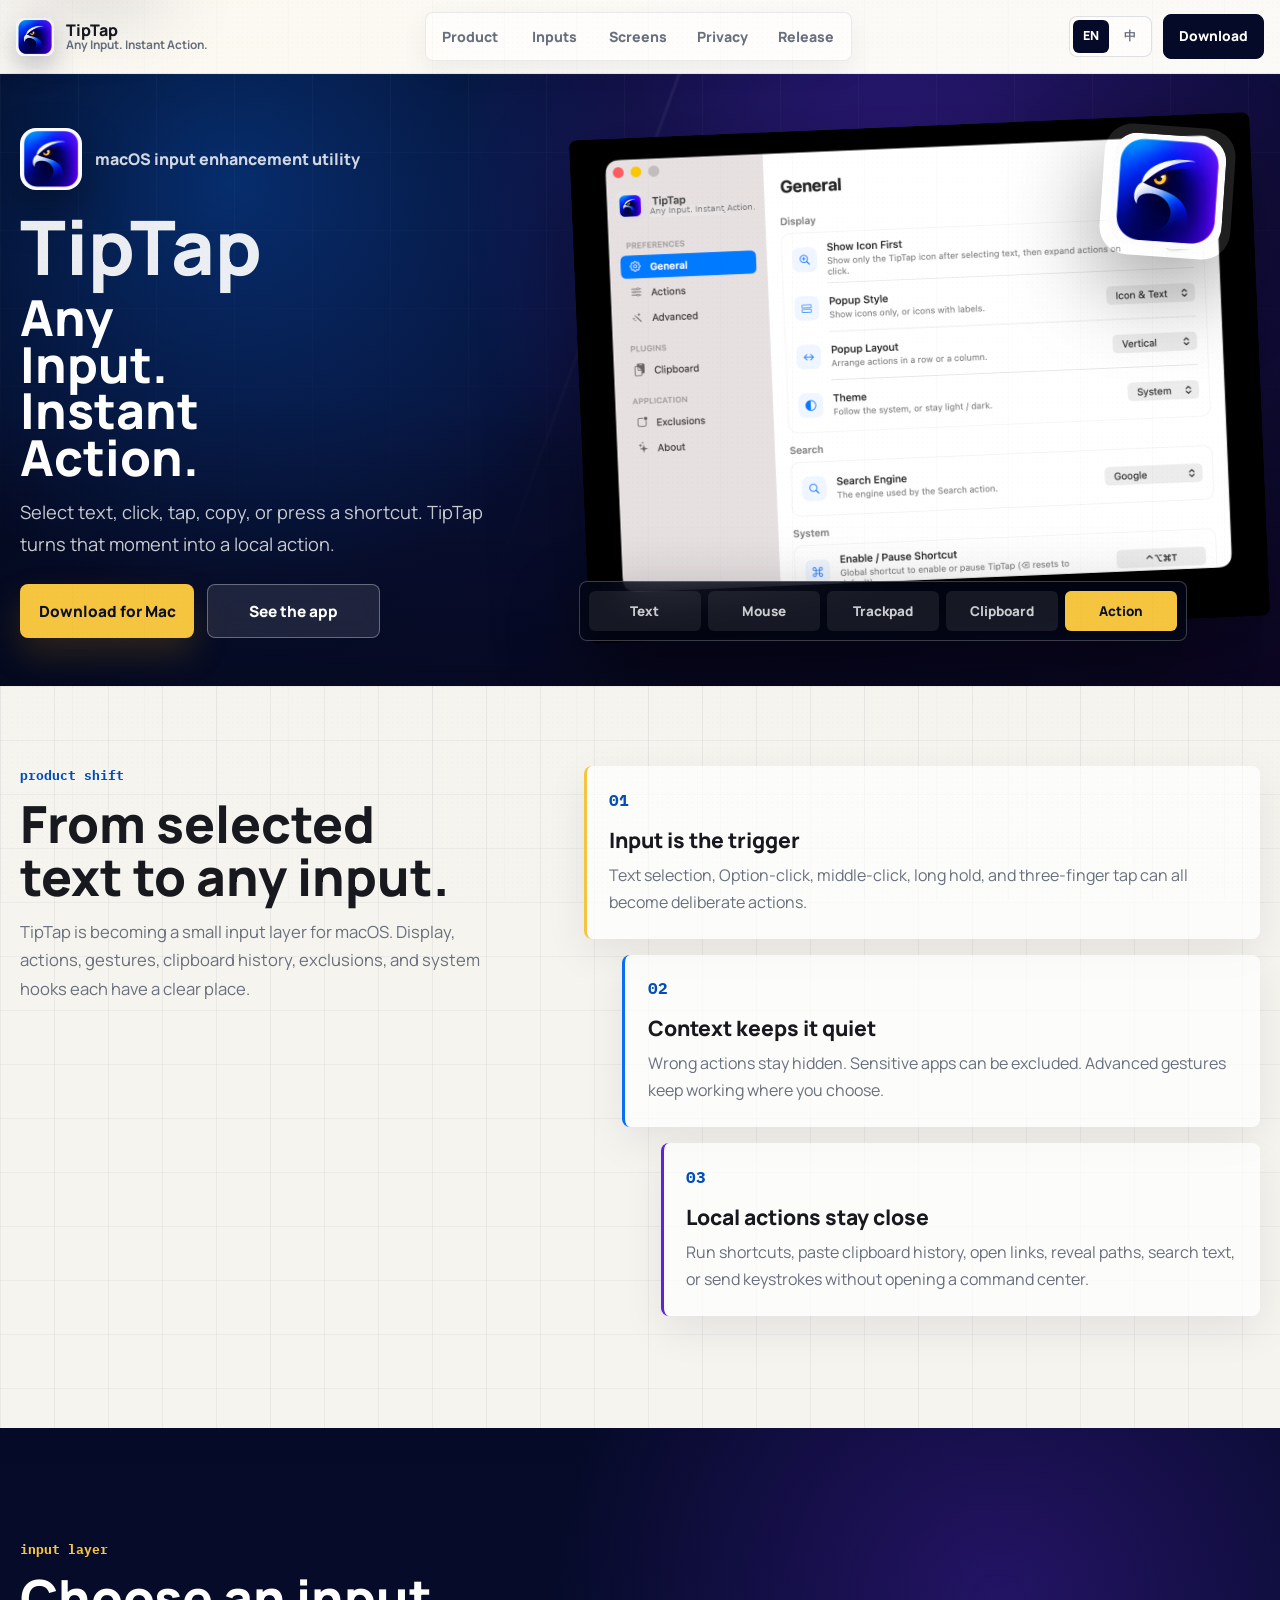
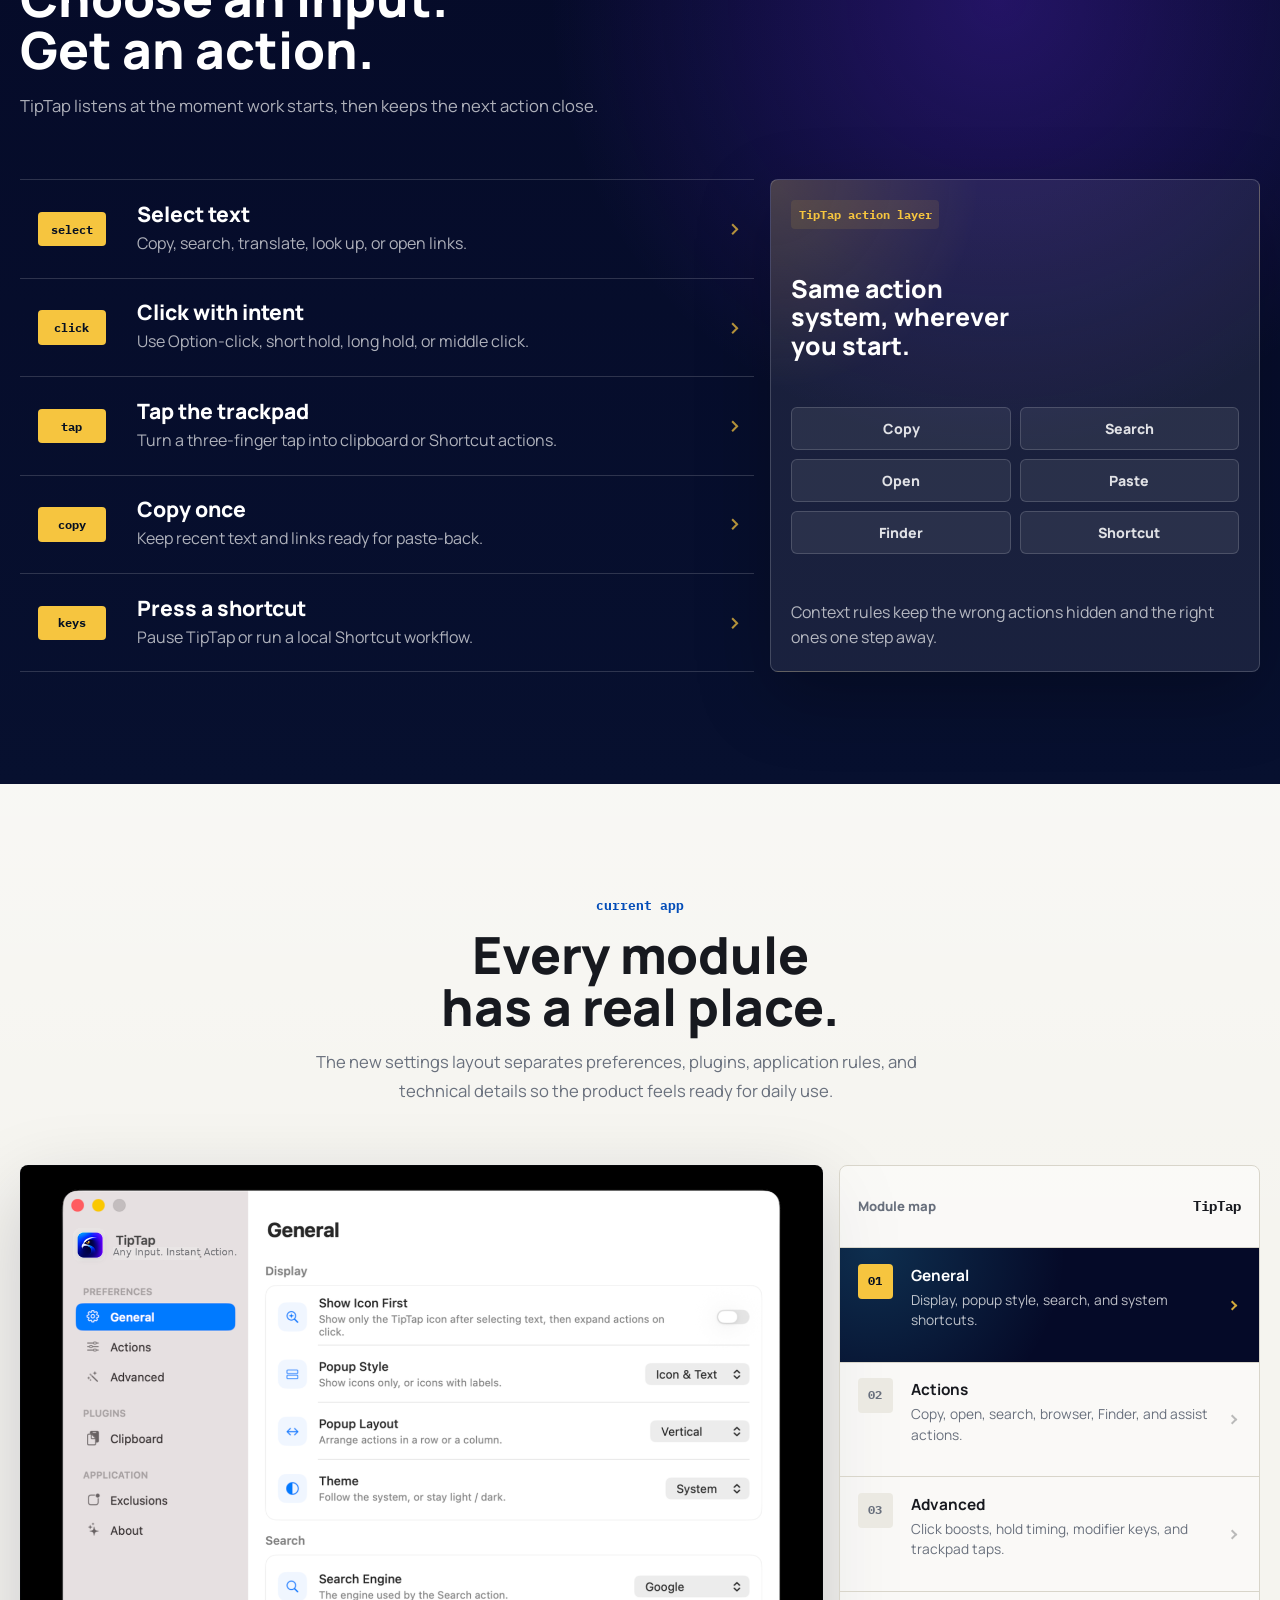
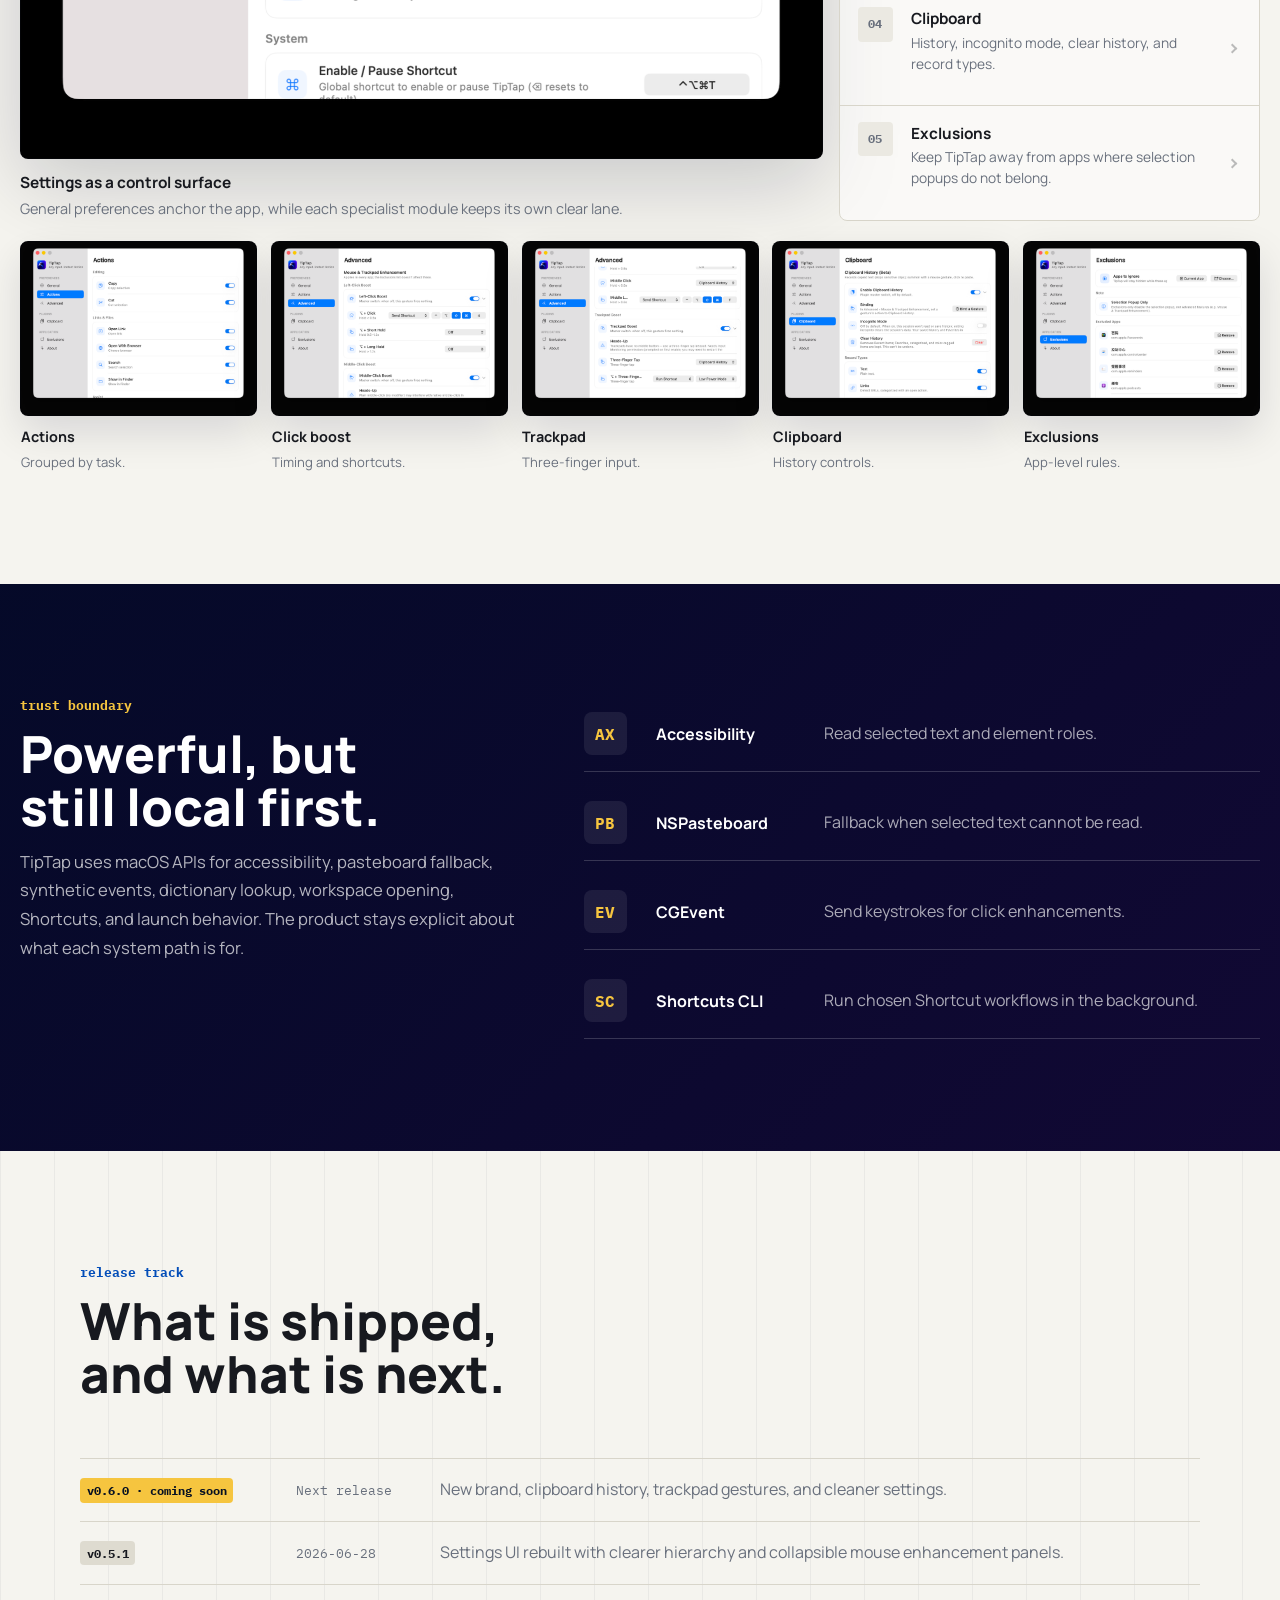
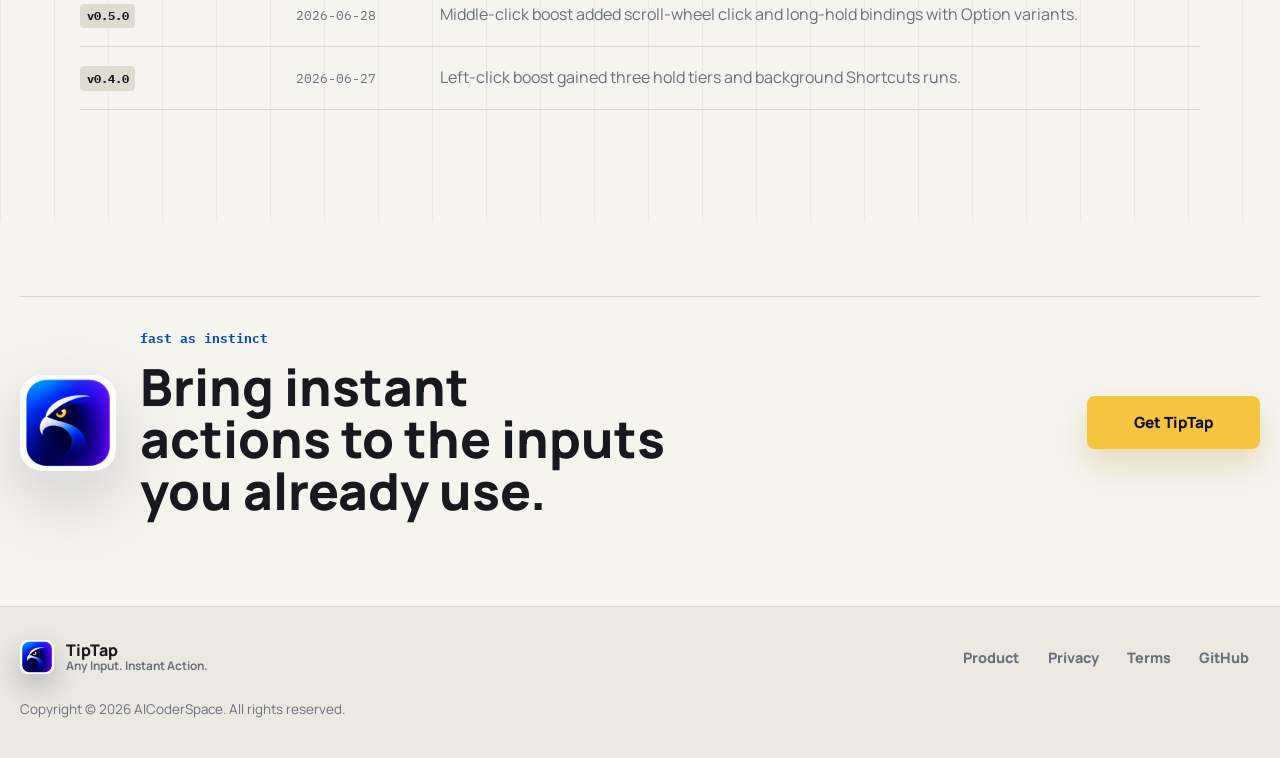
<file: index.html>
<!DOCTYPE html>
<html lang="en">
<head>
  <meta charset="UTF-8">
  <meta name="viewport" content="width=device-width, initial-scale=1.0">

  <title>TipTap - Any Input. Instant Action.</title>
  <meta name="description" content="TipTap is a macOS input enhancement utility. Turn text selections, mouse gestures, trackpad taps, clipboard history, shortcuts, links, and files into fast local actions.">
  <meta name="keywords" content="TipTap, macOS app, input enhancement, text actions, clipboard history, mouse gestures, trackpad gestures, productivity, Swift">
  <meta name="author" content="AICoderSpace">
  <meta name="robots" content="index, follow">
  <link rel="canonical" href="https://aicoderspace.com/">

  <meta property="og:type" content="website">
  <meta property="og:url" content="https://aicoderspace.com/">
  <meta property="og:title" content="TipTap - Any Input. Instant Action.">
  <meta property="og:description" content="A macOS input enhancement utility for text selections, mouse gestures, trackpad taps, clipboard history, and local actions.">
  <meta property="og:image" content="https://aicoderspace.com/images/screenshot-general-brand.png">
  <meta property="og:site_name" content="AICoderSpace">

  <meta name="twitter:card" content="summary_large_image">
  <meta name="twitter:title" content="TipTap - Any Input. Instant Action.">
  <meta name="twitter:description" content="Turn any input into the action you meant to run.">
  <meta name="twitter:image" content="https://aicoderspace.com/images/screenshot-general-brand.png">

  <script type="application/ld+json">
  {
    "@context": "https://schema.org",
    "@type": "SoftwareApplication",
    "name": "TipTap",
    "operatingSystem": "macOS",
    "applicationCategory": "UtilitiesApplication",
    "description": "A macOS input enhancement utility for text selections, mouse gestures, trackpad taps, clipboard history, shortcuts, links, and files.",
    "author": { "@type": "Organization", "name": "AICoderSpace", "url": "https://aicoderspace.com" },
    "offers": { "@type": "Offer", "price": "0", "priceCurrency": "USD" },
    "downloadUrl": "https://github.com/AICoderSpace/TipTap/releases",
    "softwareVersion": "0.5.1"
  }
  </script>

  <link rel="icon" type="image/png" href="images/tiptap-falcon-icon.png">
  <link rel="apple-touch-icon" href="images/tiptap-falcon-icon.png">
  <link rel="stylesheet" href="css/style.css?v=20260630-brand">
</head>
<body>
  <a class="skip-link" href="#main">Skip to content</a>

  <header class="site-header">
    <nav class="site-nav" aria-label="Main navigation">
      <a class="brand" href="#top" aria-label="TipTap home">
        <img src="images/tiptap-falcon-icon.png" alt="" width="38" height="38" aria-hidden="true">
        <span>
          <strong>TipTap</strong>
          <small data-en>Any Input. Instant Action.</small>
          <small data-zh>万般输入，即刻响应。</small>
        </span>
      </a>

      <div class="nav-links" data-nav-links>
        <a href="#product">
          <span data-en>Product</span>
          <span data-zh>产品</span>
        </a>
        <a href="#inputs">
          <span data-en>Inputs</span>
          <span data-zh>输入</span>
        </a>
        <a href="#screens">
          <span data-en>Screens</span>
          <span data-zh>界面</span>
        </a>
        <a href="#privacy">
          <span data-en>Privacy</span>
          <span data-zh>隐私</span>
        </a>
        <a href="#release">
          <span data-en>Release</span>
          <span data-zh>版本</span>
        </a>
      </div>

      <div class="nav-actions">
        <div class="lang-toggle" role="group" aria-label="Language toggle">
          <button class="lang-btn active" type="button" id="btn-en" data-lang="en" aria-pressed="true">EN</button>
          <button class="lang-btn" type="button" id="btn-zh" data-lang="zh" aria-pressed="false">中</button>
        </div>
        <a class="nav-download" href="https://github.com/AICoderSpace/TipTap/releases" target="_blank" rel="noopener noreferrer">
          <span data-en>Download</span>
          <span data-zh>下载</span>
        </a>
      </div>
    </nav>
  </header>

  <main id="main">
    <section class="hero" id="top" aria-labelledby="hero-title">
      <div class="hero-field" aria-hidden="true"></div>

      <div class="hero-inner container-wide">
        <div class="hero-copy">
          <p class="brand-mark" data-reveal>
            <img src="images/tiptap-falcon-icon.png" alt="" width="72" height="72" aria-hidden="true">
            <span data-en>macOS input enhancement utility</span>
            <span data-zh>macOS 输入增强工具</span>
          </p>

          <h1 id="hero-title" data-reveal>
            <span>TipTap</span>
            <em data-en>Any Input.<br>Instant Action.</em>
            <em data-zh>万般输入，<br>即刻响应。</em>
          </h1>

          <p class="hero-line" data-en data-reveal>Select text, click, tap, copy, or press a shortcut. TipTap turns that moment into a local action.</p>
          <p class="hero-line" data-zh data-reveal>选中文本、点击、轻点、复制或按快捷键。TipTap 把这一刻变成本地动作。</p>

          <div class="hero-actions" data-reveal>
            <a class="btn btn-primary" href="https://github.com/AICoderSpace/TipTap/releases" target="_blank" rel="noopener noreferrer">
              <span data-en>Download for Mac</span>
              <span data-zh>下载 Mac 版</span>
            </a>
            <a class="btn btn-secondary" href="#screens">
              <span data-en>See the app</span>
              <span data-zh>查看界面</span>
            </a>
          </div>
        </div>

        <div class="hero-stage" aria-label="TipTap product preview" data-reveal>
          <div class="icon-orbit" aria-hidden="true">
            <img src="images/tiptap-falcon-icon.png" alt="">
          </div>
          <figure class="hero-window">
            <img src="images/screenshot-general-brand.png" alt="TipTap General settings window showing popup style, layout, theme, search engine, and pause shortcut settings">
          </figure>
          <div class="trigger-panel" aria-hidden="true">
            <span>Text</span>
            <span>Mouse</span>
            <span>Trackpad</span>
            <span>Clipboard</span>
            <strong>Action</strong>
          </div>
        </div>
      </div>
    </section>

    <section class="section product-section" id="product" aria-labelledby="product-title">
      <div class="container-wide product-grid">
        <div class="section-copy product-copy">
          <p class="eyebrow" data-en>Product shift</p>
          <p class="eyebrow" data-zh>产品升级</p>
          <h2 id="product-title" data-en>From selected text to any input.</h2>
          <h2 data-zh>从选中文本，到任意输入。</h2>
          <p data-en>TipTap is becoming a small input layer for macOS. Display, actions, gestures, clipboard history, exclusions, and system hooks each have a clear place.</p>
          <p data-zh>TipTap 正在成为 macOS 的轻量输入层。显示、操作、手势、剪贴板历史、排除列表和系统能力各有位置。</p>
        </div>

        <div class="signal-stack" data-reveal>
          <article>
            <span>01</span>
            <h3 data-en>Input is the trigger</h3>
            <h3 data-zh>输入就是触发器</h3>
            <p data-en>Text selection, Option-click, middle-click, long hold, and three-finger tap can all become deliberate actions.</p>
            <p data-zh>文本选择、Option 单击、中键、长按和三指轻点，都可以成为明确动作。</p>
          </article>
          <article>
            <span>02</span>
            <h3 data-en>Context keeps it quiet</h3>
            <h3 data-zh>上下文让它安静</h3>
            <p data-en>Wrong actions stay hidden. Sensitive apps can be excluded. Advanced gestures keep working where you choose.</p>
            <p data-zh>不合适的动作会隐藏。敏感 App 可排除。高级手势按你的选择继续工作。</p>
          </article>
          <article>
            <span>03</span>
            <h3 data-en>Local actions stay close</h3>
            <h3 data-zh>本地动作保持贴近</h3>
            <p data-en>Run shortcuts, paste clipboard history, open links, reveal paths, search text, or send keystrokes without opening a command center.</p>
            <p data-zh>运行快捷指令、粘贴剪贴板历史、打开链接、定位路径、搜索文字或发送按键，不必打开大型命令中心。</p>
          </article>
        </div>
      </div>
    </section>

    <section class="section inputs-section" id="inputs" aria-labelledby="inputs-title">
      <div class="container-wide">
        <div class="section-head left" data-reveal>
          <p class="eyebrow" data-en>Input layer</p>
          <p class="eyebrow" data-zh>输入层</p>
          <h2 id="inputs-title" data-en>Choose an input. Get an action.</h2>
          <h2 data-zh>选择输入，直接执行。</h2>
          <p data-en>TipTap listens at the moment work starts, then keeps the next action close.</p>
          <p data-zh>TipTap 在工作开始的瞬间响应，把下一步动作放回现场。</p>
        </div>

        <div class="input-flow" data-reveal>
          <div class="input-lanes" aria-label="TipTap input types">
            <article class="input-lane">
              <span class="input-token">select</span>
              <div>
                <h3 data-en>Select text</h3>
                <h3 data-zh>选中文本</h3>
                <p data-en>Copy, search, translate, look up, or open links.</p>
                <p data-zh>复制、搜索、翻译、查词，或打开链接。</p>
              </div>
            </article>
            <article class="input-lane">
              <span class="input-token">click</span>
              <div>
                <h3 data-en>Click with intent</h3>
                <h3 data-zh>点击触发</h3>
                <p data-en>Use Option-click, short hold, long hold, or middle click.</p>
                <p data-zh>使用 Option 单击、短按、长按或中键。</p>
              </div>
            </article>
            <article class="input-lane">
              <span class="input-token">tap</span>
              <div>
                <h3 data-en>Tap the trackpad</h3>
                <h3 data-zh>轻点触控板</h3>
                <p data-en>Turn a three-finger tap into clipboard or Shortcut actions.</p>
                <p data-zh>把三指轻点变成剪贴板或快捷指令动作。</p>
              </div>
            </article>
            <article class="input-lane">
              <span class="input-token">copy</span>
              <div>
                <h3 data-en>Copy once</h3>
                <h3 data-zh>复制内容</h3>
                <p data-en>Keep recent text and links ready for paste-back.</p>
                <p data-zh>保留近期文本和链接，随时粘贴回来。</p>
              </div>
            </article>
            <article class="input-lane">
              <span class="input-token">keys</span>
              <div>
                <h3 data-en>Press a shortcut</h3>
                <h3 data-zh>按下快捷键</h3>
                <p data-en>Pause TipTap or run a local Shortcut workflow.</p>
                <p data-zh>暂停 TipTap，或运行本地快捷指令。</p>
              </div>
            </article>
          </div>

          <aside class="input-action-panel" aria-label="TipTap action layer">
            <span class="flow-kicker" data-en>TipTap action layer</span>
            <span class="flow-kicker" data-zh>TipTap 动作层</span>
            <h3 data-en>Same action system, wherever you start.</h3>
            <h3 data-zh>入口不同，动作一致。</h3>
            <div class="action-chips" aria-label="Available actions">
              <span>Copy</span>
              <span>Search</span>
              <span>Open</span>
              <span>Paste</span>
              <span>Finder</span>
              <span>Shortcut</span>
            </div>
            <p data-en>Context rules keep the wrong actions hidden and the right ones one step away.</p>
            <p data-zh>上下文规则会隐藏不合适的动作，把可用动作留在一步之内。</p>
          </aside>
        </div>
      </div>
    </section>

    <section class="section screens-section" id="screens" aria-labelledby="screens-title">
      <div class="container-wide">
        <div class="section-head" data-reveal>
          <p class="eyebrow" data-en>Current app</p>
          <p class="eyebrow" data-zh>当前界面</p>
          <h2 id="screens-title" data-en>Every module has a real place.</h2>
          <h2 data-zh>每个模块都有真实位置。</h2>
          <p data-en>The new settings layout separates preferences, plugins, application rules, and technical details so the product feels ready for daily use.</p>
          <p data-zh>新的设置布局把偏好、插件、应用规则和技术细节分开，让产品更像一个可以每天使用的工具。</p>
        </div>

        <div class="screen-deck" data-reveal>
          <figure class="screen-feature">
            <img src="images/screenshot-general-brand.png" alt="TipTap General settings window showing display, search, and system preferences">
            <figcaption aria-live="polite">
              <strong data-screen-feature-title-en data-en>Settings as a control surface</strong>
              <strong data-screen-feature-title-zh data-zh>像控制台一样的设置界面</strong>
              <span data-screen-feature-copy-en data-en>General preferences anchor the app, while each specialist module keeps its own clear lane.</span>
              <span data-screen-feature-copy-zh data-zh>通用偏好作为入口，每个专业模块都有自己的清晰位置。</span>
            </figcaption>
          </figure>

          <aside class="module-index" aria-label="TipTap settings modules">
            <div class="module-index-head">
              <span data-en>Module map</span>
              <span data-zh>模块地图</span>
              <strong>TipTap</strong>
            </div>
            <button class="module-index-row is-active" type="button" data-screen-option data-screen-key="general" data-screen-image="images/screenshot-general-brand.png" data-screen-alt="TipTap General settings window showing display, search, and system preferences" data-screen-title-en="Settings as a control surface" data-screen-title-zh="像控制台一样的设置界面" data-screen-copy-en="General preferences anchor the app, while each specialist module keeps its own clear lane." data-screen-copy-zh="通用偏好作为入口，每个专业模块都有自己的清晰位置。" aria-pressed="true">
              <span class="module-index-number">01</span>
              <span class="module-index-body">
                <strong data-en>General</strong>
                <strong data-zh>通用</strong>
                <span class="module-index-copy" data-en>Display, popup style, search, and system shortcuts.</span>
                <span class="module-index-copy" data-zh>显示、弹窗样式、搜索和系统快捷键。</span>
              </span>
            </button>
            <button class="module-index-row" type="button" data-screen-option data-screen-key="actions" data-screen-image="images/screenshot-actions.png" data-screen-alt="TipTap Actions settings window showing editing, links, browser, search, and Finder actions" data-screen-title-en="Actions grouped by job" data-screen-title-zh="按任务分组的操作" data-screen-copy-en="Selection actions are grouped by job, with clear on/off controls for editing, links, search, browser, and Finder work." data-screen-copy-zh="选区动作按用途分组，编辑、链接、搜索、浏览器和 Finder 控制清楚。" aria-pressed="false">
              <span class="module-index-number">02</span>
              <span class="module-index-body">
                <strong data-en>Actions</strong>
                <strong data-zh>操作</strong>
                <span class="module-index-copy" data-en>Copy, open, search, browser, Finder, and assist actions.</span>
                <span class="module-index-copy" data-zh>复制、打开、搜索、浏览器、Finder 和辅助动作。</span>
              </span>
            </button>
            <button class="module-index-row" type="button" data-screen-option data-screen-key="advanced" data-screen-image="images/screenshot-advanced.png" data-screen-alt="TipTap Advanced settings window for left-click and middle-click boost" data-screen-title-en="Advanced gesture bindings" data-screen-title-zh="高级手势绑定" data-screen-copy-en="Mouse actions expose duration tiers, Option variants, shortcuts, and click-boost master switches." data-screen-copy-zh="鼠标动作支持时长档位、Option 变体、快捷键和点击增强总开关。" aria-pressed="false">
              <span class="module-index-number">03</span>
              <span class="module-index-body">
                <strong data-en>Advanced</strong>
                <strong data-zh>高级</strong>
                <span class="module-index-copy" data-en>Click boosts, hold timing, modifier keys, and trackpad taps.</span>
                <span class="module-index-copy" data-zh>点击增强、按住时长、修饰键和触控板轻点。</span>
              </span>
            </button>
            <button class="module-index-row" type="button" data-screen-option data-screen-key="clipboard" data-screen-image="images/screenshot-clipboard.png" data-screen-alt="TipTap Clipboard settings window showing clipboard history, incognito mode, and clear history controls" data-screen-title-en="Clipboard history controls" data-screen-title-zh="剪贴板历史控制" data-screen-copy-en="History, incognito mode, clear history, and record types live together in one plugin surface." data-screen-copy-zh="历史、隐身模式、清空历史和记录类型都放在同一个插件界面里。" aria-pressed="false">
              <span class="module-index-number">04</span>
              <span class="module-index-body">
                <strong data-en>Clipboard</strong>
                <strong data-zh>剪贴板</strong>
                <span class="module-index-copy" data-en>History, incognito mode, clear history, and record types.</span>
                <span class="module-index-copy" data-zh>历史、隐身模式、清空历史和记录类型。</span>
              </span>
            </button>
            <button class="module-index-row" type="button" data-screen-option data-screen-key="exclusions" data-screen-image="images/screenshot-exclusions.png" data-screen-alt="TipTap Exclusions settings window showing ignored apps and removal controls" data-screen-title-en="App-level exclusions" data-screen-title-zh="App 级排除规则" data-screen-copy-en="Excluded apps keep the selection popup away from places where it should stay quiet." data-screen-copy-zh="排除列表让选区弹窗避开不适合出现的位置，保持安静。" aria-pressed="false">
              <span class="module-index-number">05</span>
              <span class="module-index-body">
                <strong data-en>Exclusions</strong>
                <strong data-zh>排除列表</strong>
                <span class="module-index-copy" data-en>Keep TipTap away from apps where selection popups do not belong.</span>
                <span class="module-index-copy" data-zh>让 TipTap 避开不适合显示选区弹窗的 App。</span>
              </span>
            </button>
          </aside>
        </div>

        <div class="screen-strip" aria-label="TipTap module screenshots" data-reveal>
          <button class="screen-tile" type="button" data-screen-trigger="actions" data-screen-active-option="actions" aria-pressed="false">
            <img src="images/screenshot-actions.png" alt="TipTap Actions settings window showing grouped action controls">
            <span class="screen-tile-caption">
              <strong data-en>Actions</strong>
              <strong data-zh>操作</strong>
              <span data-en>Grouped by task.</span>
              <span data-zh>按任务分组。</span>
            </span>
          </button>
          <button class="screen-tile" type="button" data-screen-trigger="advanced" data-screen-active-option="advanced" aria-pressed="false">
            <img src="images/screenshot-advanced.png" alt="TipTap Advanced settings window for click boost configuration">
            <span class="screen-tile-caption">
              <strong data-en>Click boost</strong>
              <strong data-zh>点击增强</strong>
              <span data-en>Timing and shortcuts.</span>
              <span data-zh>时长和快捷键。</span>
            </span>
          </button>
          <button class="screen-tile" type="button" data-screen-trigger="trackpad" data-screen-active-option="advanced" data-screen-image="images/screenshot-trackpad.png" data-screen-alt="TipTap Advanced settings window showing trackpad boost and three-finger tap bindings" data-screen-title-en="Trackpad boost" data-screen-title-zh="触控板增强" data-screen-copy-en="Three-finger tap extends the same action system to touch input." data-screen-copy-zh="三指轻点把同一套动作系统扩展到触控输入。" aria-pressed="false">
            <img src="images/screenshot-trackpad.png" alt="TipTap Advanced settings window showing trackpad boost bindings">
            <span class="screen-tile-caption">
              <strong data-en>Trackpad</strong>
              <strong data-zh>触控板</strong>
              <span data-en>Three-finger input.</span>
              <span data-zh>三指输入。</span>
            </span>
          </button>
          <button class="screen-tile" type="button" data-screen-trigger="clipboard" data-screen-active-option="clipboard" aria-pressed="false">
            <img src="images/screenshot-clipboard.png" alt="TipTap Clipboard settings window showing history and record types">
            <span class="screen-tile-caption">
              <strong data-en>Clipboard</strong>
              <strong data-zh>剪贴板</strong>
              <span data-en>History controls.</span>
              <span data-zh>历史控制。</span>
            </span>
          </button>
          <button class="screen-tile" type="button" data-screen-trigger="exclusions" data-screen-active-option="exclusions" aria-pressed="false">
            <img src="images/screenshot-exclusions.png" alt="TipTap Exclusions settings window showing ignored apps">
            <span class="screen-tile-caption">
              <strong data-en>Exclusions</strong>
              <strong data-zh>排除列表</strong>
              <span data-en>App-level rules.</span>
              <span data-zh>App 级规则。</span>
            </span>
          </button>
        </div>
      </div>
    </section>

    <section class="section privacy-section" id="privacy" aria-labelledby="privacy-title">
      <div class="container-wide privacy-layout">
        <div class="section-copy" data-reveal>
          <p class="eyebrow" data-en>Trust boundary</p>
          <p class="eyebrow" data-zh>信任边界</p>
          <h2 id="privacy-title" data-en>Powerful, but still local first.</h2>
          <h2 data-zh>能力更强，但仍然本地优先。</h2>
          <p data-en>TipTap uses macOS APIs for accessibility, pasteboard fallback, synthetic events, dictionary lookup, workspace opening, Shortcuts, and launch behavior. The product stays explicit about what each system path is for.</p>
          <p data-zh>TipTap 使用 macOS 的辅助功能、剪贴板回退、事件合成、词典查找、工作区打开、快捷指令和登录启动等 API。每条系统路径都说明用途。</p>
        </div>

        <div class="api-list" data-reveal>
          <article>
            <span>AX</span>
            <strong>Accessibility</strong>
            <p data-en>Read selected text and element roles.</p>
            <p data-zh>读取选中文本和元素角色。</p>
          </article>
          <article>
            <span>PB</span>
            <strong>NSPasteboard</strong>
            <p data-en>Fallback when selected text cannot be read.</p>
            <p data-zh>无法读取选区时作为回退。</p>
          </article>
          <article>
            <span>EV</span>
            <strong>CGEvent</strong>
            <p data-en>Send keystrokes for click enhancements.</p>
            <p data-zh>为点击增强发送按键。</p>
          </article>
          <article>
            <span>SC</span>
            <strong>Shortcuts CLI</strong>
            <p data-en>Run chosen Shortcut workflows in the background.</p>
            <p data-zh>在后台运行指定快捷指令。</p>
          </article>
        </div>
      </div>
    </section>

    <section class="section release-section" id="release" aria-labelledby="release-title">
      <div class="container">
        <div class="section-head left" data-reveal>
          <p class="eyebrow" data-en>Release track</p>
          <p class="eyebrow" data-zh>版本路线</p>
          <h2 id="release-title" data-en>What is shipped, and what is next.</h2>
          <h2 data-zh>已发布，与即将到来。</h2>
        </div>

        <ol class="release-list" data-reveal>
          <li>
            <span class="release-version latest">
              <span data-en>v0.6.0 · coming soon</span>
              <span data-zh>v0.6.0 · 即将到来</span>
            </span>
            <span class="release-date" data-en>Next release</span>
            <span class="release-date" data-zh>下一版</span>
            <p data-en>New brand, clipboard history, trackpad gestures, and cleaner settings.</p>
            <p data-zh>新品牌、剪贴板历史、触控板手势和更清晰的设置。</p>
          </li>
          <li>
            <span class="release-version">v0.5.1</span>
            <time datetime="2026-06-28">2026-06-28</time>
            <p data-en>Settings UI rebuilt with clearer hierarchy and collapsible mouse enhancement panels.</p>
            <p data-zh>设置界面重构，层级更清晰，鼠标增强面板默认折叠。</p>
          </li>
          <li>
            <span class="release-version">v0.5.0</span>
            <time datetime="2026-06-28">2026-06-28</time>
            <p data-en>Middle-click boost added scroll-wheel click and long-hold bindings with Option variants.</p>
            <p data-zh>中键加强新增滚轮键单击与长按绑定，支持 Option 变体。</p>
          </li>
          <li>
            <span class="release-version">v0.4.0</span>
            <time datetime="2026-06-27">2026-06-27</time>
            <p data-en>Left-click boost gained three hold tiers and background Shortcuts runs.</p>
            <p data-zh>左键加强升级三档时长，并支持后台运行快捷指令。</p>
          </li>
        </ol>
      </div>
    </section>

    <section class="download-section" aria-labelledby="download-title">
      <div class="container-wide download-panel" data-reveal>
        <img src="images/tiptap-falcon-icon.png" alt="" width="96" height="96" aria-hidden="true">
        <div>
          <p class="eyebrow" data-en>Fast as instinct</p>
          <p class="eyebrow" data-zh>快如本能</p>
          <h2 id="download-title" data-en>Bring instant actions to the inputs you already use.</h2>
          <h2 data-zh>把即时动作带到你已经在用的输入里。</h2>
        </div>
        <a class="btn btn-primary" href="https://github.com/AICoderSpace/TipTap/releases" target="_blank" rel="noopener noreferrer">
          <span data-en>Get TipTap</span>
          <span data-zh>获取 TipTap</span>
        </a>
      </div>
    </section>
  </main>

  <footer class="footer" role="contentinfo">
    <div class="footer-inner">
      <div class="footer-brand">
        <img src="images/tiptap-falcon-icon.png" alt="" width="34" height="34" aria-hidden="true">
        <span>
          <strong>TipTap</strong>
          <small data-en>Any Input. Instant Action.</small>
          <small data-zh>万般输入，即刻响应。</small>
        </span>
      </div>

      <nav class="footer-links" aria-label="Footer navigation">
        <a href="#product">
          <span data-en>Product</span>
          <span data-zh>产品</span>
        </a>
        <a href="privacy.html">
          <span data-en>Privacy</span>
          <span data-zh>隐私</span>
        </a>
        <a href="terms.html">
          <span data-en>Terms</span>
          <span data-zh>条款</span>
        </a>
        <a href="https://github.com/AICoderSpace/TipTap" target="_blank" rel="noopener noreferrer">GitHub</a>
      </nav>
    </div>
    <p class="footer-copy">
      <span data-en>Copyright © 2026 AICoderSpace. All rights reserved.</span>
      <span data-zh>© 2026 AICoderSpace 版权所有。</span>
    </p>
  </footer>

  <script src="js/main.js?v=20260630-brand"></script>
</body>
</html>
</file>
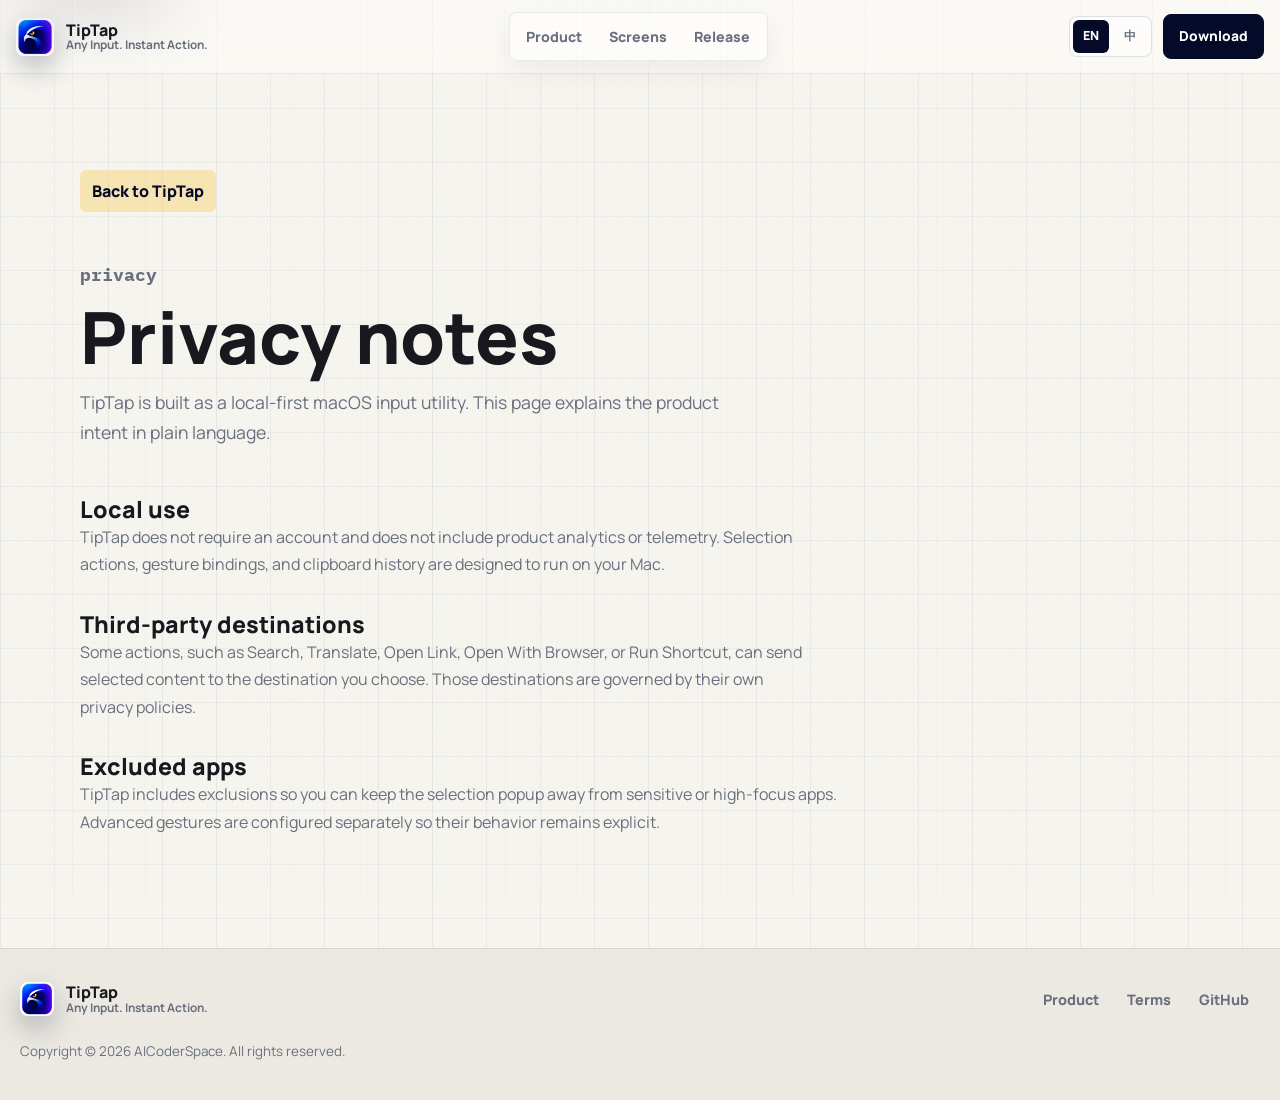
<file: privacy.html>
<!DOCTYPE html>
<html lang="en">
<head>
  <meta charset="UTF-8">
  <meta name="viewport" content="width=device-width, initial-scale=1.0">
  <title>Privacy - TipTap</title>
  <meta name="description" content="TipTap privacy notes for the macOS input enhancement utility by AICoderSpace.">
  <link rel="icon" type="image/png" href="images/tiptap-falcon-icon.png">
  <link rel="apple-touch-icon" href="images/tiptap-falcon-icon.png">
  <link rel="stylesheet" href="css/style.css?v=20260630-brand">
</head>
<body class="plain-page">
  <a class="skip-link" href="#main">Skip to content</a>

  <header class="site-header">
    <nav class="site-nav" aria-label="Main navigation">
      <a class="brand" href="index.html#top" aria-label="TipTap home">
        <img src="images/tiptap-falcon-icon.png" alt="" width="34" height="34" aria-hidden="true">
        <span>
          <strong>TipTap</strong>
          <small data-en>Any Input. Instant Action.</small>
          <small data-zh>万般输入，即刻响应。</small>
        </span>
      </a>
      <div class="nav-links">
        <a href="index.html#product"><span data-en>Product</span><span data-zh>产品</span></a>
        <a href="index.html#screens"><span data-en>Screens</span><span data-zh>界面</span></a>
        <a href="index.html#release"><span data-en>Release</span><span data-zh>版本</span></a>
      </div>
      <div class="nav-actions">
        <div class="lang-toggle" role="group" aria-label="Language toggle">
          <button class="lang-btn active" type="button" id="btn-en" data-lang="en" aria-pressed="true">EN</button>
          <button class="lang-btn" type="button" id="btn-zh" data-lang="zh" aria-pressed="false">中</button>
        </div>
        <a class="nav-download" href="https://github.com/AICoderSpace/TipTap/releases" target="_blank" rel="noopener noreferrer">
          <span data-en>Download</span>
          <span data-zh>下载</span>
        </a>
      </div>
    </nav>
  </header>

  <main class="plain-main" id="main">
    <div class="container">
      <a class="back-link" href="index.html#top">
        <span data-en>Back to TipTap</span>
        <span data-zh>返回 TipTap</span>
      </a>

      <div class="plain-hero">
        <p class="eyebrow" data-en>Privacy</p>
        <p class="eyebrow" data-zh>隐私</p>
        <h1 data-en>Privacy notes</h1>
        <h1 data-zh>隐私说明</h1>
        <p data-en>TipTap is built as a local-first macOS input utility. This page explains the product intent in plain language.</p>
        <p data-zh>TipTap 是一个本地优先的 macOS 输入工具。本页用直接的语言说明它的隐私设计。</p>
      </div>

      <div class="legal-content">
        <section>
          <h2 data-en>Local use</h2>
          <h2 data-zh>本地使用</h2>
          <p data-en>TipTap does not require an account and does not include product analytics or telemetry. Selection actions, gesture bindings, and clipboard history are designed to run on your Mac.</p>
          <p data-zh>TipTap 不需要账号，也不包含产品分析或遥测。选区动作、手势绑定和剪贴板历史都设计为在你的 Mac 上运行。</p>
        </section>

        <section>
          <h2 data-en>Third-party destinations</h2>
          <h2 data-zh>第三方目标</h2>
          <p data-en>Some actions, such as Search, Translate, Open Link, Open With Browser, or Run Shortcut, can send selected content to the destination you choose. Those destinations are governed by their own privacy policies.</p>
          <p data-zh>搜索、翻译、打开链接、选择浏览器打开或运行快捷指令等动作，可能会把选中内容发送到你选择的目标。那些目标适用各自的隐私政策。</p>
        </section>

        <section>
          <h2 data-en>Excluded apps</h2>
          <h2 data-zh>排除的 App</h2>
          <p data-en>TipTap includes exclusions so you can keep the selection popup away from sensitive or high-focus apps. Advanced gestures are configured separately so their behavior remains explicit.</p>
          <p data-zh>TipTap 提供排除列表，你可以让选区弹窗远离敏感应用或需要高度专注的应用。高级手势单独配置，因此行为边界更明确。</p>
        </section>
      </div>
    </div>
  </main>

  <footer class="footer" role="contentinfo">
    <div class="footer-inner">
      <div class="footer-brand">
        <img src="images/tiptap-falcon-icon.png" alt="" width="30" height="30" aria-hidden="true">
        <span><strong>TipTap</strong><small data-en>Any Input. Instant Action.</small><small data-zh>万般输入，即刻响应。</small></span>
      </div>
      <nav class="footer-links" aria-label="Footer navigation">
        <a href="index.html#product"><span data-en>Product</span><span data-zh>产品</span></a>
        <a href="terms.html"><span data-en>Terms</span><span data-zh>条款</span></a>
        <a href="https://github.com/AICoderSpace/TipTap" target="_blank" rel="noopener noreferrer">GitHub</a>
      </nav>
    </div>
    <p class="footer-copy"><span data-en>Copyright © 2026 AICoderSpace. All rights reserved.</span><span data-zh>© 2026 AICoderSpace 版权所有。</span></p>
  </footer>

  <script src="js/main.js?v=20260630-brand"></script>
</body>
</html>
</file>
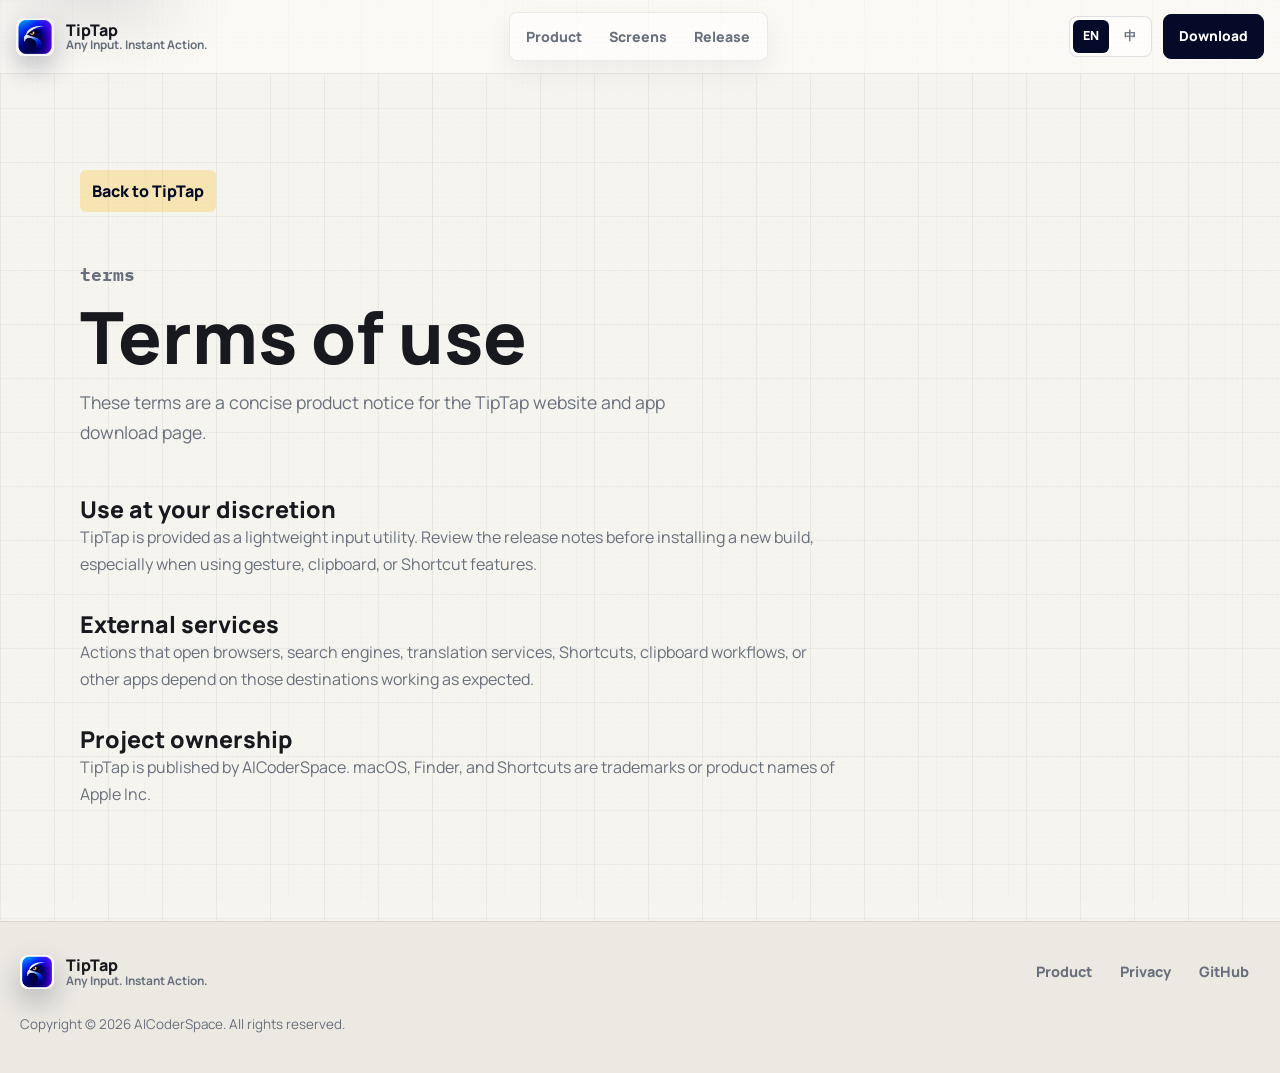
<file: terms.html>
<!DOCTYPE html>
<html lang="en">
<head>
  <meta charset="UTF-8">
  <meta name="viewport" content="width=device-width, initial-scale=1.0">
  <title>Terms - TipTap</title>
  <meta name="description" content="TipTap terms for the macOS input enhancement utility by AICoderSpace.">
  <link rel="icon" type="image/png" href="images/tiptap-falcon-icon.png">
  <link rel="apple-touch-icon" href="images/tiptap-falcon-icon.png">
  <link rel="stylesheet" href="css/style.css?v=20260630-brand">
</head>
<body class="plain-page">
  <a class="skip-link" href="#main">Skip to content</a>

  <header class="site-header">
    <nav class="site-nav" aria-label="Main navigation">
      <a class="brand" href="index.html#top" aria-label="TipTap home">
        <img src="images/tiptap-falcon-icon.png" alt="" width="34" height="34" aria-hidden="true">
        <span>
          <strong>TipTap</strong>
          <small data-en>Any Input. Instant Action.</small>
          <small data-zh>万般输入，即刻响应。</small>
        </span>
      </a>
      <div class="nav-links">
        <a href="index.html#product"><span data-en>Product</span><span data-zh>产品</span></a>
        <a href="index.html#screens"><span data-en>Screens</span><span data-zh>界面</span></a>
        <a href="index.html#release"><span data-en>Release</span><span data-zh>版本</span></a>
      </div>
      <div class="nav-actions">
        <div class="lang-toggle" role="group" aria-label="Language toggle">
          <button class="lang-btn active" type="button" id="btn-en" data-lang="en" aria-pressed="true">EN</button>
          <button class="lang-btn" type="button" id="btn-zh" data-lang="zh" aria-pressed="false">中</button>
        </div>
        <a class="nav-download" href="https://github.com/AICoderSpace/TipTap/releases" target="_blank" rel="noopener noreferrer">
          <span data-en>Download</span>
          <span data-zh>下载</span>
        </a>
      </div>
    </nav>
  </header>

  <main class="plain-main" id="main">
    <div class="container">
      <a class="back-link" href="index.html#top">
        <span data-en>Back to TipTap</span>
        <span data-zh>返回 TipTap</span>
      </a>

      <div class="plain-hero">
        <p class="eyebrow" data-en>Terms</p>
        <p class="eyebrow" data-zh>条款</p>
        <h1 data-en>Terms of use</h1>
        <h1 data-zh>使用条款</h1>
        <p data-en>These terms are a concise product notice for the TipTap website and app download page.</p>
        <p data-zh>这些条款是 TipTap 网站与下载页面的简明产品说明。</p>
      </div>

      <div class="legal-content">
        <section>
          <h2 data-en>Use at your discretion</h2>
          <h2 data-zh>自行判断使用</h2>
          <p data-en>TipTap is provided as a lightweight input utility. Review the release notes before installing a new build, especially when using gesture, clipboard, or Shortcut features.</p>
          <p data-zh>TipTap 作为轻量输入工具提供。安装新版本前请查看发布说明，尤其是在使用手势、剪贴板或快捷指令功能时。</p>
        </section>

        <section>
          <h2 data-en>External services</h2>
          <h2 data-zh>外部服务</h2>
          <p data-en>Actions that open browsers, search engines, translation services, Shortcuts, clipboard workflows, or other apps depend on those destinations working as expected.</p>
          <p data-zh>打开浏览器、搜索引擎、翻译服务、快捷指令、剪贴板流程或其他 App 的动作，依赖这些目标服务和应用按预期运行。</p>
        </section>

        <section>
          <h2 data-en>Project ownership</h2>
          <h2 data-zh>项目归属</h2>
          <p data-en>TipTap is published by AICoderSpace. macOS, Finder, and Shortcuts are trademarks or product names of Apple Inc.</p>
          <p data-zh>TipTap 由 AICoderSpace 发布。macOS、Finder 与 Shortcuts 是 Apple Inc. 的商标或产品名称。</p>
        </section>
      </div>
    </div>
  </main>

  <footer class="footer" role="contentinfo">
    <div class="footer-inner">
      <div class="footer-brand">
        <img src="images/tiptap-falcon-icon.png" alt="" width="30" height="30" aria-hidden="true">
        <span><strong>TipTap</strong><small data-en>Any Input. Instant Action.</small><small data-zh>万般输入，即刻响应。</small></span>
      </div>
      <nav class="footer-links" aria-label="Footer navigation">
        <a href="index.html#product"><span data-en>Product</span><span data-zh>产品</span></a>
        <a href="privacy.html"><span data-en>Privacy</span><span data-zh>隐私</span></a>
        <a href="https://github.com/AICoderSpace/TipTap" target="_blank" rel="noopener noreferrer">GitHub</a>
      </nav>
    </div>
    <p class="footer-copy"><span data-en>Copyright © 2026 AICoderSpace. All rights reserved.</span><span data-zh>© 2026 AICoderSpace 版权所有。</span></p>
  </footer>

  <script src="js/main.js?v=20260630-brand"></script>
</body>
</html>
</file>
<file: css/style.css>
@import url("https://fonts.googleapis.com/css2?family=IBM+Plex+Mono:wght@500;600;700&family=Manrope:wght@400;500;600;700;800&display=swap");

*, *::before, *::after {
  box-sizing: border-box;
}

* {
  margin: 0;
  padding: 0;
}

:root {
  --ink: #17191f;
  --ink-2: #2a303a;
  --muted: #69707d;
  --paper: #f5f4ef;
  --paper-2: #ebe9e2;
  --paper-3: #dedbd0;
  --surface: #ffffff;
  --line: #d8d5ca;
  --line-dark: rgba(255, 255, 255, .18);
  --navy: #050a28;
  --navy-2: #0b1238;
  --blue: #096ef2;
  --blue-2: #034db8;
  --violet: #5e24d8;
  --gold: #f6c53f;
  --gold-2: #b97906;
  --aqua: #37d4ff;
  --danger: #ff4d57;
  --shadow: 0 26px 80px rgba(6, 11, 40, .18);
  --shadow-dark: 0 30px 90px rgba(0, 0, 0, .38);
  --radius-xs: 4px;
  --radius-sm: 6px;
  --radius: 8px;
  --nav-h: 74px;
  --max: 1120px;
  --wide: 1320px;
  color-scheme: light;
}

html {
  scroll-behavior: smooth;
  background: var(--paper);
}

body {
  min-height: 100dvh;
  color: var(--ink);
  background:
    radial-gradient(circle at 18% 0%, rgba(246, 197, 63, .12), transparent 30rem),
    linear-gradient(180deg, #fbfaf6 0%, var(--paper) 44%, #eeece4 100%);
  font-family: "Manrope", "Avenir Next", system-ui, sans-serif;
  font-size: 16px;
  line-height: 1.5;
  overflow-x: hidden;
  -webkit-font-smoothing: antialiased;
  text-rendering: optimizeLegibility;
}

body::before {
  content: "";
  position: fixed;
  inset: 0;
  z-index: 1000;
  pointer-events: none;
  opacity: .44;
  mix-blend-mode: multiply;
  background-image:
    radial-gradient(rgba(23, 25, 31, .06) .55px, transparent .55px),
    linear-gradient(90deg, rgba(23, 25, 31, .035) 1px, transparent 1px);
  background-size: 5px 5px, 72px 72px;
}

img {
  display: block;
  max-width: 100%;
}

a {
  color: inherit;
}

button,
a {
  -webkit-tap-highlight-color: transparent;
}

button {
  font: inherit;
}

:focus-visible {
  outline: 3px solid rgba(246, 197, 63, .58);
  outline-offset: 4px;
}

::selection {
  color: var(--ink);
  background: rgba(246, 197, 63, .35);
}

[data-zh] {
  display: none !important;
}

body.zh [data-en] {
  display: none !important;
}

body.zh [data-zh] {
  display: revert !important;
}

.skip-link {
  position: fixed;
  top: 12px;
  left: 12px;
  z-index: 400;
  transform: translateY(-160%);
  padding: .7rem .9rem;
  border: 1px solid var(--line);
  border-radius: var(--radius-sm);
  color: var(--ink);
  background: var(--surface);
  box-shadow: var(--shadow);
  font-weight: 800;
  text-decoration: none;
  transition: transform .2s ease;
}

.skip-link:focus {
  transform: translateY(0);
}

.container,
.container-wide {
  width: min(calc(100% - 40px), var(--max));
  margin-inline: auto;
}

.container-wide {
  width: min(calc(100% - 40px), var(--wide));
}

.site-header {
  position: sticky;
  top: 0;
  z-index: 300;
  height: var(--nav-h);
  border-bottom: 1px solid rgba(5, 10, 40, .08);
  background: rgba(251, 250, 246, .78);
  backdrop-filter: blur(18px) saturate(1.2);
  -webkit-backdrop-filter: blur(18px) saturate(1.2);
}

.site-nav {
  width: min(calc(100% - 32px), var(--wide));
  height: 100%;
  margin-inline: auto;
  display: grid;
  grid-template-columns: auto 1fr auto;
  align-items: center;
  gap: 1.25rem;
}

.brand,
.footer-brand {
  display: inline-flex;
  align-items: center;
  gap: .72rem;
  color: var(--ink);
  text-decoration: none;
}

.brand img,
.footer-brand img {
  width: 38px;
  height: 38px;
  border-radius: var(--radius);
  box-shadow: 0 12px 28px rgba(5, 10, 40, .24);
}

.footer-brand img {
  width: 34px;
  height: 34px;
}

.brand span,
.footer-brand span {
  display: grid;
  gap: .05rem;
}

.brand strong,
.footer-brand strong {
  font-size: 1rem;
  line-height: 1;
  font-weight: 800;
}

.brand small,
.footer-brand small {
  color: var(--muted);
  font-size: .74rem;
  line-height: 1.1;
  font-weight: 700;
}

.nav-links {
  justify-self: center;
  display: flex;
  align-items: center;
  gap: .2rem;
  padding: .24rem;
  border: 1px solid rgba(5, 10, 40, .08);
  border-radius: var(--radius);
  background: rgba(255, 255, 255, .62);
  box-shadow: 0 10px 28px rgba(6, 11, 40, .06);
}

.nav-links a,
.footer-links a {
  color: var(--muted);
  text-decoration: none;
  transition: color .22s ease, background .22s ease, transform .22s ease, border-color .22s ease;
}

.nav-links a {
  min-width: 5.05rem;
  padding: .55rem .72rem;
  border-radius: var(--radius-sm);
  text-align: center;
  font-size: .88rem;
  font-weight: 800;
}

.nav-links a:hover,
.nav-links a[aria-current="true"] {
  color: var(--navy);
  background: var(--surface);
}

.nav-links a[aria-current="true"] {
  box-shadow: inset 0 -2px 0 rgba(246, 197, 63, .78);
}

.nav-actions {
  display: flex;
  align-items: center;
  justify-content: end;
  gap: .65rem;
}

.lang-toggle {
  display: inline-flex;
  align-items: center;
  gap: .18rem;
  padding: .2rem;
  border: 1px solid rgba(5, 10, 40, .12);
  border-radius: var(--radius);
  background: rgba(255, 255, 255, .64);
}

.lang-btn {
  min-width: 2.25rem;
  border: 0;
  border-radius: var(--radius-sm);
  padding: .42rem .54rem;
  color: var(--muted);
  background: transparent;
  font-size: .78rem;
  font-weight: 800;
  cursor: pointer;
  transition: color .22s ease, background .22s ease, transform .22s ease;
}

.lang-btn.active {
  color: #fff;
  background: var(--navy);
}

.nav-download,
.btn {
  display: inline-flex;
  align-items: center;
  justify-content: center;
  min-height: 2.85rem;
  border-radius: var(--radius);
  font-weight: 800;
  text-decoration: none;
  transition: transform .22s ease, background .22s ease, color .22s ease, border-color .22s ease, box-shadow .22s ease;
}

.nav-links a:active,
.nav-download:active,
.btn:active,
.lang-btn:active {
  transform: translateY(1px) scale(.99);
}

.nav-download {
  min-width: 6.15rem;
  padding: .72rem .95rem;
  color: #fff;
  background: var(--navy);
  border: 1px solid var(--navy);
  font-size: .86rem;
}

.nav-download:hover {
  background: var(--blue-2);
  border-color: var(--blue-2);
}

.btn {
  min-width: 10.8rem;
  padding: .9rem 1.1rem;
  font-size: .96rem;
}

.btn-primary {
  color: #091024;
  background: var(--gold);
  border: 1px solid rgba(246, 197, 63, .9);
  box-shadow: 0 16px 34px rgba(185, 121, 6, .22);
}

.btn-primary:hover {
  background: #ffd75c;
  box-shadow: 0 18px 42px rgba(185, 121, 6, .3);
}

.btn-secondary {
  color: #fff;
  background: rgba(255, 255, 255, .1);
  border: 1px solid rgba(255, 255, 255, .32);
  backdrop-filter: blur(12px);
  -webkit-backdrop-filter: blur(12px);
}

.btn-secondary:hover {
  background: rgba(255, 255, 255, .18);
}

section {
  scroll-margin-top: calc(var(--nav-h) + 24px);
}

.hero {
  position: relative;
  min-height: 68dvh;
  display: grid;
  align-items: center;
  overflow: hidden;
  color: #fff;
  background:
    radial-gradient(circle at 70% 18%, rgba(94, 36, 216, .42), transparent 28rem),
    radial-gradient(circle at 18% 18%, rgba(9, 110, 242, .35), transparent 26rem),
    linear-gradient(135deg, #03061a 0%, #071034 42%, #120934 100%);
  isolation: isolate;
}

.hero::after {
  content: "";
  position: absolute;
  inset: auto 0 0;
  height: 18rem;
  background: linear-gradient(180deg, transparent, rgba(0, 0, 0, .34));
  pointer-events: none;
}

.hero-field {
  position: absolute;
  inset: 0;
  z-index: -1;
  opacity: .42;
  background:
    linear-gradient(110deg, transparent 0 45%, rgba(255, 255, 255, .16) 45.2%, transparent 45.4% 100%),
    linear-gradient(90deg, rgba(255, 255, 255, .08) 1px, transparent 1px),
    linear-gradient(180deg, rgba(255, 255, 255, .06) 1px, transparent 1px);
  background-size: auto, 78px 78px, 78px 78px;
  mask-image: linear-gradient(180deg, #000, transparent 88%);
}

.hero-inner {
  position: relative;
  z-index: 1;
  display: grid;
  grid-template-columns: minmax(0, .85fr) minmax(30rem, 1.15fr);
  gap: 3.5rem;
  align-items: center;
  padding-block: 2.4rem 2rem;
}

.hero-copy {
  position: relative;
  z-index: 2;
  max-width: 43rem;
}

.brand-mark {
  display: inline-flex;
  align-items: center;
  gap: .8rem;
  margin-bottom: 1.35rem;
  color: rgba(255, 255, 255, .82);
  font-weight: 800;
}

.brand-mark img {
  width: 62px;
  height: 62px;
  border-radius: 16px;
  box-shadow: 0 20px 44px rgba(0, 0, 0, .34);
}

.hero h1 {
  display: grid;
  gap: .72rem;
  max-width: 12ch;
  line-height: .94;
  text-wrap: balance;
}

.hero h1 > span {
  color: rgba(255, 255, 255, .92);
  font-size: 4.7rem;
  font-weight: 800;
}

.hero h1 em {
  color: #fff;
  font-size: 3.1rem;
  font-style: normal;
  font-weight: 800;
}

.hero-line {
  max-width: 42rem;
  margin-top: 1.05rem;
  color: rgba(255, 255, 255, .78);
  font-size: 1.14rem;
  line-height: 1.75;
  text-wrap: pretty;
}

.hero-actions {
  display: flex;
  flex-wrap: wrap;
  gap: .8rem;
  margin-top: 1.45rem;
}

.hero-stage {
  position: relative;
  z-index: 1;
  min-height: 24rem;
  display: grid;
  align-items: end;
}

.hero-stage::before {
  content: "";
  position: absolute;
  inset: 10% 8% 12% 2%;
  border-radius: 50%;
  background: radial-gradient(circle, rgba(55, 212, 255, .24), transparent 62%);
  filter: blur(16px);
}

.icon-orbit {
  position: absolute;
  top: 0;
  right: 4%;
  z-index: 3;
  width: 8.2rem;
  border-radius: 28px;
  padding: .55rem;
  background: rgba(255, 255, 255, .12);
  box-shadow: var(--shadow-dark);
  transform: rotate(4deg);
}

.icon-orbit img {
  border-radius: 24px;
}

.hero-window {
  position: relative;
  z-index: 2;
  width: min(100%, 47rem);
  margin-left: auto;
  border-radius: var(--radius);
  overflow: hidden;
  box-shadow: var(--shadow-dark);
  transform: rotate(-2.4deg);
}

.hero-window img {
  width: 100%;
  aspect-ratio: 1.352 / 1;
  object-fit: cover;
  background: var(--navy);
}

.trigger-panel {
  position: relative;
  z-index: 4;
  display: grid;
  grid-template-columns: repeat(5, minmax(0, 1fr));
  gap: .45rem;
  width: min(100%, 38rem);
  margin: -3rem auto 0 0;
  padding: .55rem;
  border: 1px solid rgba(255, 255, 255, .22);
  border-radius: var(--radius);
  background: rgba(4, 7, 24, .74);
  box-shadow: 0 24px 70px rgba(0, 0, 0, .35);
  backdrop-filter: blur(18px);
  -webkit-backdrop-filter: blur(18px);
}

body.zh .hero h1 {
  max-width: 9em;
}

body.zh .hero h1 em {
  font-size: 2.92rem;
  line-height: 1.08;
}

.trigger-panel span,
.trigger-panel strong {
  display: inline-flex;
  align-items: center;
  justify-content: center;
  min-height: 2.5rem;
  border-radius: var(--radius-sm);
  padding: .45rem .55rem;
  color: rgba(255, 255, 255, .78);
  background: rgba(255, 255, 255, .08);
  font-size: .84rem;
  font-weight: 800;
}

.trigger-panel strong {
  color: #061022;
  background: var(--gold);
}

.section {
  padding-block: 7rem;
}

.section-copy,
.section-head {
  max-width: 43rem;
}

.section-head {
  margin-inline: auto;
  margin-bottom: 3.7rem;
  text-align: center;
}

.section-head.left {
  margin-inline: 0;
  text-align: left;
}

.eyebrow {
  margin-bottom: .76rem;
  color: var(--blue-2);
  font-family: "IBM Plex Mono", ui-monospace, monospace;
  font-size: .8rem;
  font-weight: 700;
  text-transform: lowercase;
}

h2 {
  color: var(--ink);
  font-size: 3.2rem;
  line-height: 1.02;
  font-weight: 800;
  text-wrap: balance;
}

h3 {
  color: var(--ink);
  font-size: 1.32rem;
  line-height: 1.16;
  font-weight: 800;
  text-wrap: balance;
}

p {
  text-wrap: pretty;
}

.section-copy p:not(.eyebrow),
.section-head p:not(.eyebrow) {
  max-width: 64ch;
  margin-top: 1rem;
  color: var(--muted);
  font-size: 1.04rem;
  line-height: 1.72;
}

.product-section {
  padding-block: 5rem 7rem;
  background:
    linear-gradient(90deg, rgba(5, 10, 40, .05) 1px, transparent 1px),
    linear-gradient(180deg, rgba(5, 10, 40, .04) 1px, transparent 1px),
    var(--paper);
  background-size: 54px 54px;
}

.product-grid {
  display: grid;
  grid-template-columns: minmax(0, .85fr) minmax(22rem, 1.15fr);
  gap: 4rem;
  align-items: start;
}

.product-copy {
  position: sticky;
  top: calc(var(--nav-h) + 2rem);
}

.signal-stack {
  display: grid;
  gap: 1rem;
}

.signal-stack article {
  position: relative;
  padding: 1.35rem 1.4rem 1.45rem;
  border-left: 3px solid var(--gold);
  border-radius: var(--radius);
  background: rgba(255, 255, 255, .7);
  box-shadow: 0 14px 42px rgba(6, 11, 40, .08);
}

.signal-stack article:nth-child(2) {
  margin-left: 2.4rem;
  border-left-color: var(--blue);
}

.signal-stack article:nth-child(3) {
  margin-left: 4.8rem;
  border-left-color: var(--violet);
}

.signal-stack span {
  display: inline-flex;
  margin-bottom: 1rem;
  color: var(--blue-2);
  font-family: "IBM Plex Mono", ui-monospace, monospace;
  font-weight: 700;
  font-variant-numeric: tabular-nums;
}

.signal-stack p {
  margin-top: .6rem;
  color: var(--muted);
  line-height: 1.68;
}

.inputs-section {
  color: #fff;
  background:
    radial-gradient(circle at 78% 18%, rgba(94, 36, 216, .34), transparent 28rem),
    linear-gradient(180deg, var(--navy) 0%, #07102f 100%);
}

.inputs-section h2,
.inputs-section h3 {
  color: #fff;
}

.inputs-section .eyebrow {
  color: var(--gold);
}

.inputs-section .section-head p:not(.eyebrow) {
  color: rgba(255, 255, 255, .68);
}

.input-flow {
  display: grid;
  grid-template-columns: minmax(0, 1.08fr) minmax(20rem, .72fr);
  gap: 1rem;
  align-items: stretch;
}

.input-lanes {
  display: grid;
  border-top: 1px solid rgba(255, 255, 255, .16);
}

.input-lane {
  position: relative;
  display: grid;
  grid-template-columns: 5.2rem minmax(0, 1fr);
  gap: 1rem;
  align-items: center;
  min-height: 6.15rem;
  padding: 1rem 1.1rem;
  border-bottom: 1px solid rgba(255, 255, 255, .16);
  transition: background .22s ease, transform .22s ease;
}

.input-lane::after {
  content: "";
  position: absolute;
  right: 1.1rem;
  top: 50%;
  width: .48rem;
  height: .48rem;
  border-top: 2px solid rgba(246, 197, 63, .72);
  border-right: 2px solid rgba(246, 197, 63, .72);
  transform: translateY(-50%) rotate(45deg);
}

.input-lane:hover {
  background: rgba(255, 255, 255, .06);
  transform: translateX(3px);
}

.input-token {
  display: inline-flex;
  align-items: center;
  justify-content: center;
  width: 4.25rem;
  min-height: 2.15rem;
  border-radius: var(--radius-xs);
  padding: .26rem .45rem;
  color: #061022;
  background: var(--gold);
  font-family: "IBM Plex Mono", ui-monospace, monospace;
  font-size: .78rem;
  font-weight: 700;
}

.input-lane h3 {
  max-width: 18rem;
}

.input-lane p {
  max-width: 46rem;
  margin-top: .28rem;
  color: rgba(255, 255, 255, .68);
  line-height: 1.58;
}

.input-action-panel {
  display: grid;
  align-content: space-between;
  gap: 1.2rem;
  min-height: 100%;
  border: 1px solid rgba(255, 255, 255, .18);
  border-radius: var(--radius);
  padding: 1.25rem;
  background:
    radial-gradient(circle at 0% 0%, rgba(246, 197, 63, .18), transparent 13rem),
    rgba(255, 255, 255, .08);
  box-shadow: 0 24px 72px rgba(0, 0, 0, .25);
}

.flow-kicker {
  width: fit-content;
  border-radius: var(--radius-xs);
  padding: .3rem .45rem;
  color: var(--gold);
  background: rgba(246, 197, 63, .1);
  font-family: "IBM Plex Mono", ui-monospace, monospace;
  font-size: .78rem;
  font-weight: 700;
}

.input-action-panel h3 {
  max-width: 15rem;
  font-size: 1.55rem;
}

.action-chips {
  display: grid;
  grid-template-columns: repeat(2, minmax(0, 1fr));
  gap: .55rem;
}

.action-chips span {
  display: inline-flex;
  align-items: center;
  justify-content: center;
  min-height: 2.7rem;
  border: 1px solid rgba(255, 255, 255, .16);
  border-radius: var(--radius-sm);
  color: rgba(255, 255, 255, .86);
  background: rgba(255, 255, 255, .07);
  font-size: .88rem;
  font-weight: 800;
}

.input-action-panel p {
  color: rgba(255, 255, 255, .68);
  line-height: 1.62;
}

.screens-section {
  background:
    linear-gradient(180deg, rgba(255, 255, 255, .34), rgba(255, 255, 255, 0) 34%),
    var(--paper);
}

.screen-deck {
  display: grid;
  grid-template-columns: minmax(0, 1.05fr) minmax(18rem, .55fr);
  gap: 1rem;
  align-items: stretch;
}

.screen-feature,
.screen-tile {
  min-width: 0;
}

.screen-tile {
  appearance: none;
  display: grid;
  border: 0;
  padding: 0;
  color: inherit;
  background: transparent;
  font: inherit;
  text-align: left;
  cursor: pointer;
}

.screen-feature {
  display: grid;
  grid-template-rows: minmax(0, auto) auto;
}

.screen-feature img,
.screen-tile img {
  width: 100%;
  aspect-ratio: 1.352 / 1;
  border: 1px solid rgba(5, 10, 40, .1);
  border-radius: var(--radius);
  background: #050505;
  object-fit: cover;
  transition: opacity .22s ease, transform .25s ease, border-color .25s ease, box-shadow .25s ease;
}

.screen-feature img {
  box-shadow: var(--shadow);
}

.screen-feature:hover img,
.screen-tile:hover img {
  transform: translateY(-4px);
  box-shadow: 0 32px 90px rgba(6, 11, 40, .22);
}

.screen-feature.is-updating img {
  opacity: .58;
  transform: translateY(3px) scale(.992);
}

.screen-feature figcaption,
.screen-tile-caption {
  display: grid;
  gap: .26rem;
  margin-top: .78rem;
}

.screen-feature figcaption strong,
.screen-tile-caption strong {
  color: var(--ink);
  font-size: .96rem;
}

.screen-feature figcaption span,
.screen-tile-caption span {
  color: var(--muted);
  font-size: .9rem;
  line-height: 1.55;
}

.module-index {
  display: grid;
  align-content: stretch;
  border: 1px solid var(--line);
  border-radius: var(--radius);
  background: rgba(255, 255, 255, .48);
  overflow: hidden;
}

.module-index-head {
  display: flex;
  align-items: center;
  justify-content: space-between;
  gap: 1rem;
  min-height: 4.2rem;
  padding: 1rem 1.1rem;
  color: var(--muted);
  border-bottom: 1px solid var(--line);
  font-size: .82rem;
  font-weight: 800;
}

.module-index-head strong {
  color: var(--ink);
  font-family: "IBM Plex Mono", ui-monospace, monospace;
  font-size: .86rem;
}

.module-index-row {
  appearance: none;
  display: grid;
  grid-template-columns: 2.5rem minmax(0, 1fr) .8rem;
  gap: .8rem;
  align-items: start;
  width: 100%;
  padding: .96rem 1.1rem;
  border: 0;
  border-bottom: 1px solid var(--line);
  color: inherit;
  background: transparent;
  font: inherit;
  text-align: left;
  cursor: pointer;
  transition: background .22s ease, color .22s ease, transform .18s ease;
}

.module-index-row::after {
  content: "";
  align-self: center;
  width: .42rem;
  height: .42rem;
  border-top: 2px solid currentColor;
  border-right: 2px solid currentColor;
  opacity: .28;
  transform: rotate(45deg);
  transition: opacity .22s ease, transform .22s ease;
}

.module-index-row:last-child {
  border-bottom: 0;
}

.module-index-row:hover {
  background: rgba(255, 255, 255, .62);
}

.module-index-row:hover::after {
  opacity: .62;
  transform: translateX(2px) rotate(45deg);
}

.module-index-row:active {
  transform: translateY(1px);
}

.module-index-number {
  display: inline-flex;
  align-items: center;
  justify-content: center;
  width: 2.18rem;
  height: 2.18rem;
  border-radius: var(--radius-xs);
  color: var(--muted);
  background: var(--paper-2);
  font-family: "IBM Plex Mono", ui-monospace, monospace;
  font-size: .76rem;
  font-weight: 700;
  font-variant-numeric: tabular-nums;
  transition: color .22s ease, background .22s ease;
}

.module-index-row strong {
  display: block;
  color: var(--ink);
  font-size: .96rem;
}

body:not(.zh) .module-index-row strong[data-en],
body.zh .module-index-row strong[data-zh],
body:not(.zh) .screen-tile-caption strong[data-en],
body.zh .screen-tile-caption strong[data-zh] {
  display: block !important;
}

.module-index-copy {
  display: block;
  color: var(--muted);
  font-size: .86rem;
  line-height: 1.5;
  margin-top: .18rem;
}

body:not(.zh) .module-index-copy[data-en],
body.zh .module-index-copy[data-zh],
body:not(.zh) .screen-tile-caption span[data-en],
body.zh .screen-tile-caption span[data-zh] {
  display: block !important;
}

.module-index-row.is-active {
  color: #fff;
  background:
    radial-gradient(circle at 8% 0%, rgba(55, 212, 255, .18), transparent 12rem),
    var(--navy);
}

.module-index-row.is-active:hover {
  background:
    radial-gradient(circle at 8% 0%, rgba(55, 212, 255, .18), transparent 12rem),
    var(--navy);
}

.module-index-row.is-active .module-index-number {
  color: #061022;
  background: var(--gold);
}

.module-index-row.is-active::after {
  color: var(--gold);
  opacity: .86;
}

.module-index-row.is-active strong,
.module-index-row.is-active .module-index-copy {
  color: #fff;
}

.module-index-row.is-active .module-index-copy {
  opacity: .74;
}

.screen-strip {
  display: grid;
  grid-template-columns: repeat(5, minmax(0, 1fr));
  gap: .86rem;
  margin-top: 1.25rem;
}

.screen-tile img {
  box-shadow: 0 16px 42px rgba(6, 11, 40, .12);
}

.screen-tile.is-active img {
  border-color: rgba(246, 197, 63, .96);
  box-shadow: 0 22px 58px rgba(6, 11, 40, .2);
}

.screen-tile:active img {
  transform: translateY(1px) scale(.99);
}

.screen-tile-caption {
  margin-top: .62rem;
  padding-inline: .05rem;
}

.screen-tile-caption strong {
  font-size: .9rem;
}

.screen-tile-caption span {
  font-size: .82rem;
}

.privacy-section {
  color: #fff;
  background:
    linear-gradient(135deg, rgba(5, 10, 40, .96), rgba(18, 9, 52, .96)),
    var(--navy);
}

.privacy-layout {
  display: grid;
  grid-template-columns: minmax(0, .85fr) minmax(20rem, 1.15fr);
  gap: 4rem;
  align-items: start;
}

.privacy-section h2,
.privacy-section h3,
.privacy-section .section-copy p:not(.eyebrow) {
  color: #fff;
}

.privacy-section .section-copy p:not(.eyebrow) {
  color: rgba(255, 255, 255, .7);
}

.privacy-section .eyebrow {
  color: var(--gold);
}

.api-list {
  display: grid;
  gap: .8rem;
}

.api-list article {
  display: grid;
  grid-template-columns: 3.5rem minmax(9rem, .35fr) minmax(0, 1fr);
  gap: 1rem;
  align-items: center;
  padding: 1rem 0;
  border-bottom: 1px solid var(--line-dark);
}

.api-list span {
  display: inline-flex;
  align-items: center;
  justify-content: center;
  width: 2.7rem;
  height: 2.7rem;
  border-radius: var(--radius);
  color: var(--gold);
  background: rgba(255, 255, 255, .08);
  font-family: "IBM Plex Mono", ui-monospace, monospace;
  font-weight: 700;
}

.api-list strong {
  color: #fff;
  font-size: 1rem;
}

.api-list p {
  color: rgba(255, 255, 255, .66);
  line-height: 1.58;
}

.release-section {
  background:
    linear-gradient(90deg, rgba(5, 10, 40, .05) 1px, transparent 1px),
    var(--paper);
  background-size: 54px 54px;
}

.release-list {
  list-style: none;
  display: grid;
  border-top: 1px solid var(--line);
}

.release-list li {
  display: grid;
  grid-template-columns: 12.5rem 8rem minmax(0, 1fr);
  gap: 1rem;
  align-items: baseline;
  padding: 1.12rem 0;
  border-bottom: 1px solid var(--line);
}

.release-version {
  width: fit-content;
  border-radius: var(--radius-xs);
  padding: .18rem .42rem;
  color: var(--ink);
  background: var(--paper-3);
  font-family: "IBM Plex Mono", ui-monospace, monospace;
  font-size: .78rem;
  font-weight: 700;
  font-variant-numeric: tabular-nums;
}

.release-version.latest {
  color: #061022;
  background: var(--gold);
}

.release-list time,
.release-date {
  color: var(--muted);
  font-family: "IBM Plex Mono", ui-monospace, monospace;
  font-size: .82rem;
  font-variant-numeric: tabular-nums;
}

.release-list p {
  color: var(--muted);
  line-height: 1.62;
}

.download-section {
  padding-block: 4.6rem 5.6rem;
  background: var(--paper);
}

.download-panel {
  display: grid;
  grid-template-columns: auto minmax(0, 1fr) auto;
  gap: 1.5rem;
  align-items: center;
  padding-top: 2rem;
  border-top: 1px solid var(--line);
}

.download-panel img {
  width: 96px;
  height: 96px;
  border-radius: 22px;
  box-shadow: var(--shadow);
}

.download-panel h2 {
  max-width: 18ch;
}

.footer {
  padding-block: 2rem 2.4rem;
  color: var(--muted);
  background: var(--paper-2);
  border-top: 1px solid var(--line);
}

.footer-inner {
  width: min(calc(100% - 40px), var(--wide));
  margin-inline: auto;
  display: flex;
  align-items: center;
  justify-content: space-between;
  gap: 1.5rem;
}

.footer-links {
  display: flex;
  flex-wrap: wrap;
  justify-content: end;
  gap: .36rem;
}

.footer-links a {
  border-radius: var(--radius-sm);
  padding: .46rem .7rem;
  font-size: .9rem;
  font-weight: 800;
}

.footer-links a:hover {
  color: var(--ink);
  background: rgba(255, 255, 255, .64);
}

.footer-copy {
  width: min(calc(100% - 40px), var(--wide));
  margin: 1.5rem auto 0;
  color: var(--muted);
  font-size: .84rem;
}

.plain-page {
  background:
    linear-gradient(90deg, rgba(5, 10, 40, .05) 1px, transparent 1px),
    linear-gradient(180deg, rgba(5, 10, 40, .04) 1px, transparent 1px),
    var(--paper);
  background-size: 54px 54px;
}

.plain-main {
  min-height: calc(100dvh - var(--nav-h));
  padding-block: 6rem 7rem;
}

.plain-hero {
  max-width: 52rem;
  margin-bottom: 3rem;
}

.plain-hero h1 {
  color: var(--ink);
  font-size: 4.5rem;
  line-height: .98;
  font-weight: 800;
  text-wrap: balance;
}

.plain-hero p {
  max-width: 62ch;
  margin-top: 1rem;
  color: var(--muted);
  font-size: 1.1rem;
  line-height: 1.7;
}

.legal-content {
  max-width: 48rem;
  display: grid;
  gap: 2rem;
}

.legal-content section {
  scroll-margin-top: calc(var(--nav-h) + 24px);
  padding-block: 0;
}

.legal-content h2 {
  font-size: 1.45rem;
  line-height: 1.2;
}

.legal-content p,
.legal-content li {
  color: var(--muted);
  line-height: 1.72;
}

.legal-content ul {
  display: grid;
  gap: .55rem;
  padding-left: 1.2rem;
}

.back-link {
  display: inline-flex;
  width: fit-content;
  margin-bottom: 2rem;
  border-radius: var(--radius-sm);
  padding: .55rem .75rem;
  color: var(--navy);
  background: rgba(246, 197, 63, .35);
  font-weight: 800;
  text-decoration: none;
  transition: transform .2s ease, background .2s ease;
}

.back-link:hover {
  background: rgba(246, 197, 63, .5);
}

.back-link:active {
  transform: translateY(1px);
}

.plain-page .btn-secondary {
  color: var(--navy);
  background: rgba(9, 110, 242, .08);
  border-color: rgba(9, 110, 242, .18);
}

.plain-page .btn-secondary:hover {
  background: rgba(9, 110, 242, .13);
}

[data-reveal] {
  opacity: 0;
  transform: translateY(18px);
  transition: opacity .62s cubic-bezier(.22, 1, .36, 1), transform .62s cubic-bezier(.22, 1, .36, 1);
}

[data-reveal].revealed {
  opacity: 1;
  transform: translateY(0);
}

@media (prefers-reduced-motion: reduce) {
  *,
  *::before,
  *::after {
    scroll-behavior: auto !important;
    transition-duration: .01ms !important;
    animation-duration: .01ms !important;
    animation-iteration-count: 1 !important;
  }

  [data-reveal] {
    opacity: 1;
    transform: none;
  }
}

@media (max-width: 1160px) {
  .nav-links {
    display: none;
  }

  .site-nav {
    grid-template-columns: auto auto;
    justify-content: space-between;
  }

  .hero-inner,
  .product-grid,
  .privacy-layout {
    grid-template-columns: 1fr;
  }

  .hero-copy {
    max-width: 52rem;
  }

  .hero-stage {
    min-height: 28rem;
  }

  .product-copy {
    position: static;
  }

  .input-flow {
    grid-template-columns: 1fr;
  }

  .input-action-panel {
    min-height: 0;
  }

  .action-chips {
    grid-template-columns: repeat(3, minmax(0, 1fr));
  }

  .screen-deck {
    grid-template-columns: 1fr;
  }

  .module-index {
    grid-template-columns: repeat(2, minmax(0, 1fr));
  }

  .module-index-head {
    grid-column: 1 / -1;
  }

  .module-index-row {
    border-right: 1px solid var(--line);
  }

  .module-index-row:nth-child(2n + 1),
  .module-index-row:last-child {
    border-right: 0;
  }

  .screen-strip {
    grid-template-columns: repeat(3, minmax(0, 1fr));
  }
}

@media (max-width: 820px) {
  :root {
    --nav-h: 66px;
  }

  body {
    font-size: 15px;
  }

  .container,
  .container-wide,
  .footer-inner,
  .footer-copy {
    width: min(calc(100% - 28px), var(--max));
  }

  .brand img {
    width: 34px;
    height: 34px;
  }

  .brand small {
    display: none;
  }

  .nav-download {
    display: none;
  }

  .hero {
    min-height: 75dvh;
  }

  .hero-inner {
    position: relative;
    display: block;
    gap: 2rem;
    padding-block: 4rem 2.6rem;
  }

  .brand-mark img {
    width: 58px;
    height: 58px;
    border-radius: 14px;
  }

  .hero h1 > span {
    font-size: 3.7rem;
  }

  .hero h1 em {
    font-size: 2.55rem;
  }

  .hero-line {
    font-size: 1rem;
    line-height: 1.68;
  }

  .hero-stage {
    position: absolute;
    right: -5.8rem;
    bottom: .8rem;
    width: 22rem;
    min-height: 0;
    opacity: .38;
    pointer-events: none;
  }

  .icon-orbit {
    display: none;
  }

  .hero-window {
    width: 100%;
  }

  .trigger-panel {
    display: none;
  }

  .section {
    padding-block: 5rem;
  }

  h2 {
    font-size: 2.25rem;
  }

  h3 {
    font-size: 1.16rem;
  }

  .product-section {
    padding-block: 3.6rem 5rem;
  }

  .signal-stack article:nth-child(2),
  .signal-stack article:nth-child(3) {
    margin-left: 0;
  }

  .input-lane {
    grid-template-columns: 4.6rem minmax(0, 1fr);
    padding: .95rem 0;
  }

  .input-lane::after {
    right: 0;
  }

  .input-token {
    width: 3.8rem;
  }

  .action-chips {
    grid-template-columns: repeat(2, minmax(0, 1fr));
  }

  .module-index {
    grid-template-columns: 1fr;
  }

  .module-index-row,
  .module-index-row:nth-child(2n + 1) {
    border-right: 0;
  }

  .screen-strip {
    grid-template-columns: none;
    grid-auto-flow: column;
    grid-auto-columns: minmax(16rem, 82%);
    overflow-x: auto;
    padding: .12rem .1rem .55rem;
    scroll-snap-type: x proximity;
  }

  .screen-tile {
    scroll-snap-align: start;
  }

  .api-list article {
    grid-template-columns: 3.2rem minmax(0, 1fr);
  }

  .api-list p {
    grid-column: 2;
  }

  .release-list li {
    grid-template-columns: 1fr;
    gap: .42rem;
  }

  .download-panel {
    grid-template-columns: 1fr;
    align-items: start;
  }

  .download-panel img {
    width: 76px;
    height: 76px;
  }

  .download-panel .btn {
    width: 100%;
  }

  .plain-main {
    padding-block: 4rem 5rem;
  }

  .plain-hero h1 {
    font-size: 3.2rem;
  }

  .footer-inner {
    align-items: flex-start;
    flex-direction: column;
  }

  .footer-links {
    justify-content: start;
  }
}

@media (max-width: 430px) {
  .site-nav {
    gap: .7rem;
  }

  .brand strong {
    font-size: .92rem;
  }

  .lang-btn {
    min-width: 2rem;
    padding-inline: .45rem;
  }

  .hero-actions .btn {
    width: 100%;
  }

  .hero-stage {
    display: none;
  }
}
</file>
